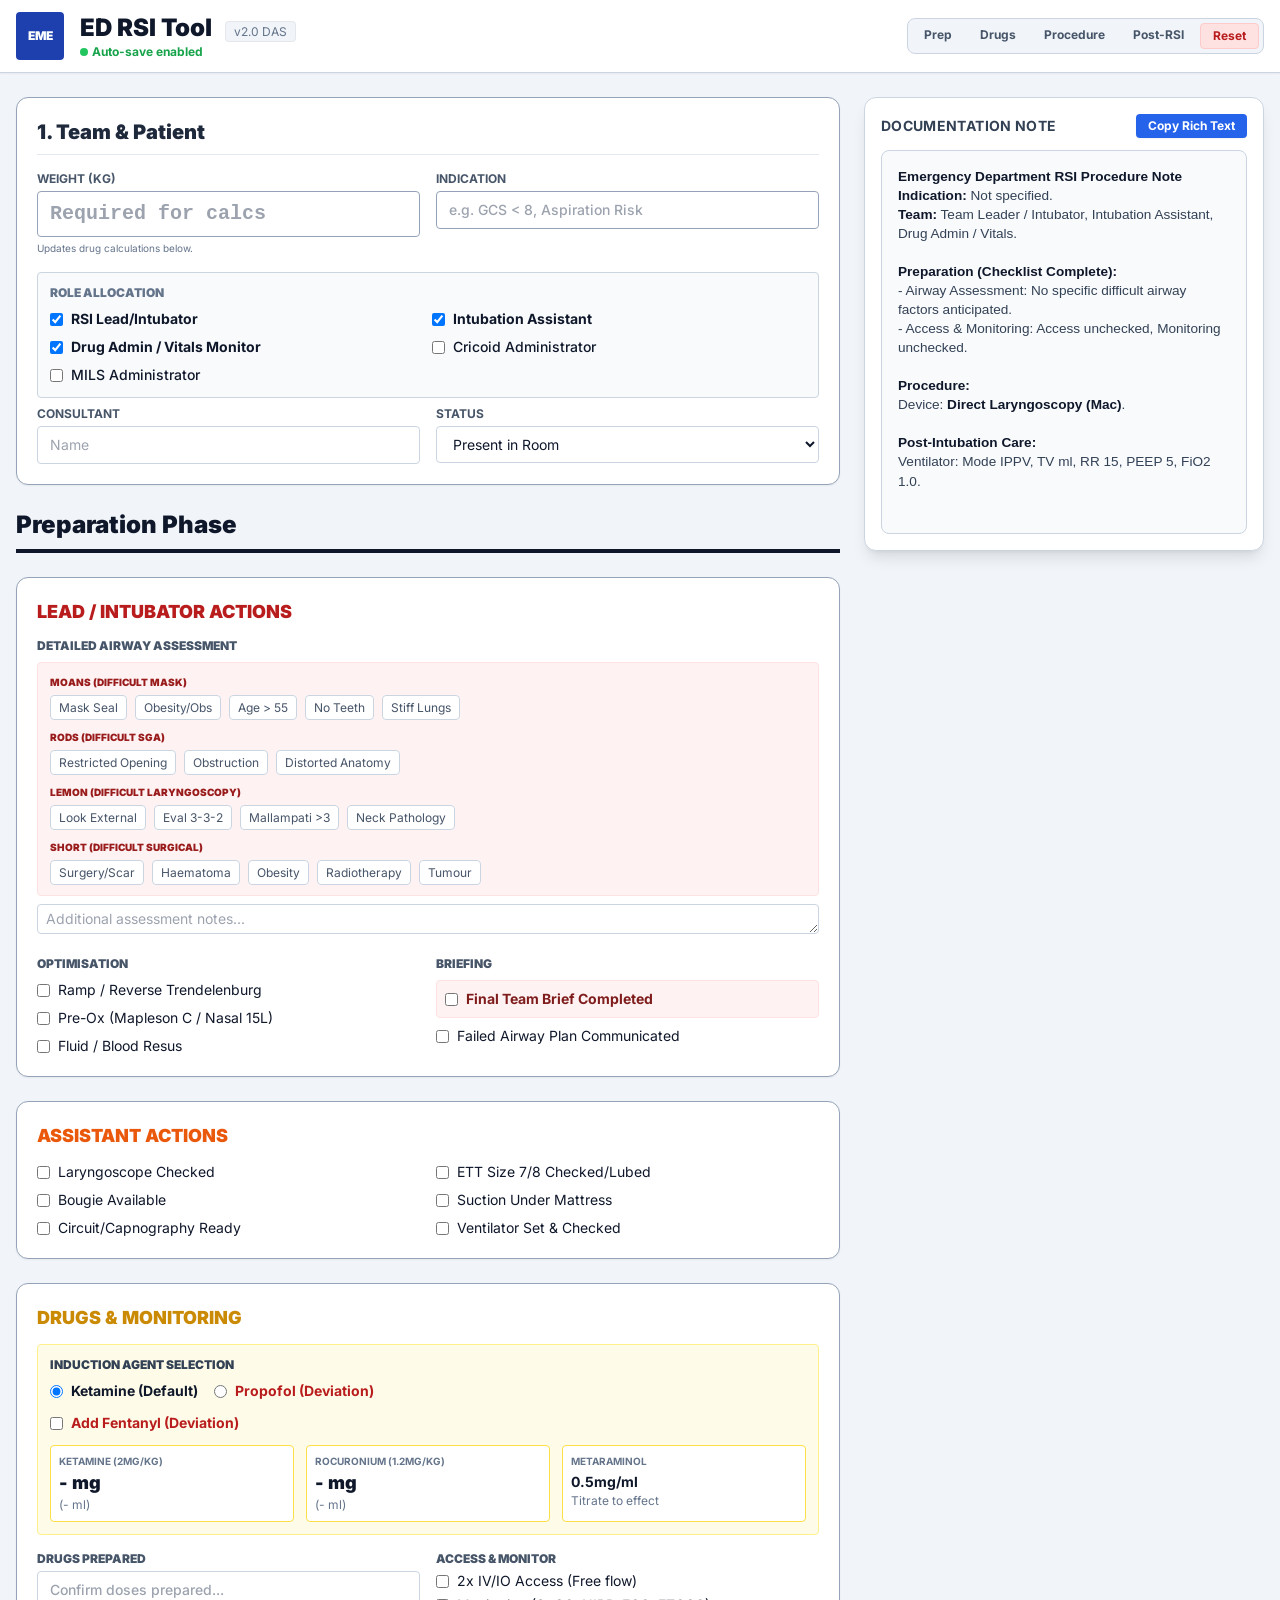
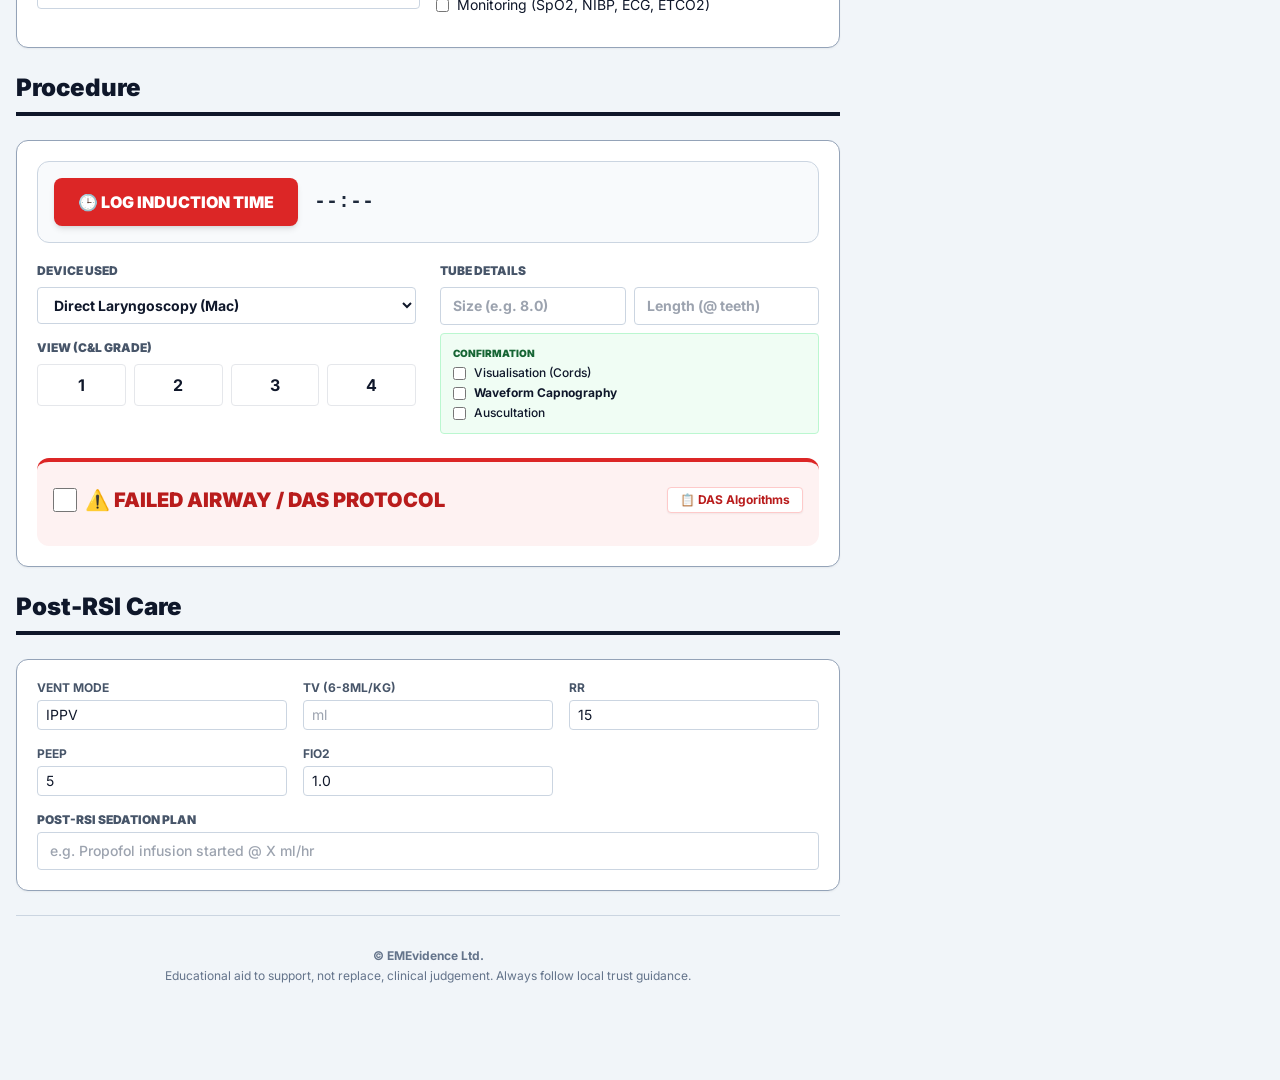
<file: rsi-standalone.html>
<!DOCTYPE html>
<html lang="en-GB">
<head>
    <meta charset="UTF-8">
    <meta name="viewport" content="width=device-width, initial-scale=1.0">
    <title>EMEvidence RSI Documentation Tool v2.0 (DAS 2025)</title>
    
    
    <style>
        body { font-family: 'Inter', sans-serif; }
        /* Custom Scrollbar */
        ::-webkit-scrollbar { width: 8px; }
        ::-webkit-scrollbar-track { background: #f1f1f1; border-radius: 4px; }
        ::-webkit-scrollbar-thumb { background: #64748b; border-radius: 4px; }
        html { scroll-behavior: smooth; }
        
        input, textarea, select { border-color: #94a3b8; outline: none; }
        input:focus, textarea:focus, select:focus { border-color: #2563eb; ring: 2px; box-shadow: 0 0 0 3px rgba(37, 99, 235, 0.2); }

        /* Rich Text Output Styles */
        .rich-output {
            font-family: 'Segoe UI', Tahoma, Geneva, Verdana, sans-serif;
            font-size: 0.85rem;
            line-height: 1.4;
            color: #334155;
            background-color: #f8fafc;
            border: 1px solid #cbd5e1;
            border-radius: 0.5rem;
            padding: 1rem;
            min-height: 24rem;
            overflow-y: auto;
            white-space: pre-wrap; 
        }
        .rich-output strong { font-weight: 800; color: #0f172a; }
        .rich-output u { text-decoration: underline; }

        /* Buttons */
        .std-btn { transition: all 0.1s; border-color: #cbd5e1; background-color: #f8fafc; color: #334155; }
        .std-btn:hover { background-color: #e2e8f0; }
        .std-btn.active { background-color: #2563eb; color: white; border-color: #1d4ed8; font-weight: 800; }

        .toggle-chk:checked + div { background-color: #10b981; color: white; border-color: #059669; }
        .toggle-chk-red:checked + div { background-color: #dc2626; color: white; border-color: #b91c1c; }
        
        /* Time Button */
        .time-btn {
            font-size: 0.75rem;
            padding: 4px 8px;
            border-radius: 4px;
            background: #e2e8f0;
            color: #475569;
            border: 1px solid #cbd5e1;
            cursor: pointer;
            margin-left: 4px;
            display: inline-flex;
            align-items: center;
            gap: 2px;
            transition: all 0.2s;
            font-weight: bold;
        }
        .time-btn:hover { background: #cbd5e1; }
        .time-btn.recorded { background: #dcfce7; color: #166534; border-color: #86efac; font-weight: 800; }

        /* Card Styles matching PDF */
        .card-red { border-left: 8px solid #dc2626; }
        .card-orange { border-left: 8px solid #f97316; }
        .card-yellow { border-left: 8px solid #eab308; }
        .card-blue { border-left: 8px solid #2563eb; }

        /* Custom Checkbox for Airway Grid */
        .airway-chk:checked + span {
            background-color: #fee2e2;
            color: #991b1b;
            border-color: #fca5a5;
            font-weight: bold;
        }

    </style>
<style>

@font-face {font-family:'Inter';font-style:normal;font-weight:400 900;font-display:swap;
  src:url('[data-uri]') format('woff2');
  unicode-range:U+0100-02BA,U+02BD-02C5,U+02C7-02CC,U+02CE-02D7,U+02DD-02FF,U+0304,U+0308,U+0329,U+1D00-1DBF,U+1E00-1E9F,U+1EF2-1EFF,U+2020,U+20A0-20AB,U+20AD-20C0,U+2113,U+2C60-2C7F,U+A720-A7FF;}
@font-face {font-family:'Inter';font-style:normal;font-weight:400 900;font-display:swap;
  src:url('[data-uri]') format('woff2');
  unicode-range:U+0000-00FF,U+0131,U+0152-0153,U+02BB-02BC,U+02C6,U+02DA,U+02DC,U+0304,U+0308,U+0329,U+2000-206F,U+20AC,U+2122,U+2191,U+2193,U+2212,U+2215,U+FEFF,U+FFFD;}

*,:after,:before{--tw-border-spacing-x:0;--tw-border-spacing-y:0;--tw-translate-x:0;--tw-translate-y:0;--tw-rotate:0;--tw-skew-x:0;--tw-skew-y:0;--tw-scale-x:1;--tw-scale-y:1;--tw-pan-x: ;--tw-pan-y: ;--tw-pinch-zoom: ;--tw-scroll-snap-strictness:proximity;--tw-gradient-from-position: ;--tw-gradient-via-position: ;--tw-gradient-to-position: ;--tw-ordinal: ;--tw-slashed-zero: ;--tw-numeric-figure: ;--tw-numeric-spacing: ;--tw-numeric-fraction: ;--tw-ring-inset: ;--tw-ring-offset-width:0px;--tw-ring-offset-color:#fff;--tw-ring-color:rgba(59,130,246,.5);--tw-ring-offset-shadow:0 0 #0000;--tw-ring-shadow:0 0 #0000;--tw-shadow:0 0 #0000;--tw-shadow-colored:0 0 #0000;--tw-blur: ;--tw-brightness: ;--tw-contrast: ;--tw-grayscale: ;--tw-hue-rotate: ;--tw-invert: ;--tw-saturate: ;--tw-sepia: ;--tw-drop-shadow: ;--tw-backdrop-blur: ;--tw-backdrop-brightness: ;--tw-backdrop-contrast: ;--tw-backdrop-grayscale: ;--tw-backdrop-hue-rotate: ;--tw-backdrop-invert: ;--tw-backdrop-opacity: ;--tw-backdrop-saturate: ;--tw-backdrop-sepia: ;--tw-contain-size: ;--tw-contain-layout: ;--tw-contain-paint: ;--tw-contain-style: }::backdrop{--tw-border-spacing-x:0;--tw-border-spacing-y:0;--tw-translate-x:0;--tw-translate-y:0;--tw-rotate:0;--tw-skew-x:0;--tw-skew-y:0;--tw-scale-x:1;--tw-scale-y:1;--tw-pan-x: ;--tw-pan-y: ;--tw-pinch-zoom: ;--tw-scroll-snap-strictness:proximity;--tw-gradient-from-position: ;--tw-gradient-via-position: ;--tw-gradient-to-position: ;--tw-ordinal: ;--tw-slashed-zero: ;--tw-numeric-figure: ;--tw-numeric-spacing: ;--tw-numeric-fraction: ;--tw-ring-inset: ;--tw-ring-offset-width:0px;--tw-ring-offset-color:#fff;--tw-ring-color:rgba(59,130,246,.5);--tw-ring-offset-shadow:0 0 #0000;--tw-ring-shadow:0 0 #0000;--tw-shadow:0 0 #0000;--tw-shadow-colored:0 0 #0000;--tw-blur: ;--tw-brightness: ;--tw-contrast: ;--tw-grayscale: ;--tw-hue-rotate: ;--tw-invert: ;--tw-saturate: ;--tw-sepia: ;--tw-drop-shadow: ;--tw-backdrop-blur: ;--tw-backdrop-brightness: ;--tw-backdrop-contrast: ;--tw-backdrop-grayscale: ;--tw-backdrop-hue-rotate: ;--tw-backdrop-invert: ;--tw-backdrop-opacity: ;--tw-backdrop-saturate: ;--tw-backdrop-sepia: ;--tw-contain-size: ;--tw-contain-layout: ;--tw-contain-paint: ;--tw-contain-style: }/*! tailwindcss v3.4.19 | MIT License | https://tailwindcss.com*/*,:after,:before{box-sizing:border-box;border:0 solid #e5e7eb}:after,:before{--tw-content:""}:host,html{line-height:1.5;-webkit-text-size-adjust:100%;-moz-tab-size:4;-o-tab-size:4;tab-size:4;font-family:ui-sans-serif,system-ui,sans-serif,Apple Color Emoji,Segoe UI Emoji,Segoe UI Symbol,Noto Color Emoji;font-feature-settings:normal;font-variation-settings:normal;-webkit-tap-highlight-color:transparent}body{margin:0;line-height:inherit}hr{height:0;color:inherit;border-top-width:1px}abbr:where([title]){-webkit-text-decoration:underline dotted;text-decoration:underline dotted}h1,h2,h3,h4,h5,h6{font-size:inherit;font-weight:inherit}a{color:inherit;text-decoration:inherit}b,strong{font-weight:bolder}code,kbd,pre,samp{font-family:ui-monospace,SFMono-Regular,Menlo,Monaco,Consolas,Liberation Mono,Courier New,monospace;font-feature-settings:normal;font-variation-settings:normal;font-size:1em}small{font-size:80%}sub,sup{font-size:75%;line-height:0;position:relative;vertical-align:baseline}sub{bottom:-.25em}sup{top:-.5em}table{text-indent:0;border-color:inherit;border-collapse:collapse}button,input,optgroup,select,textarea{font-family:inherit;font-feature-settings:inherit;font-variation-settings:inherit;font-size:100%;font-weight:inherit;line-height:inherit;letter-spacing:inherit;color:inherit;margin:0;padding:0}button,select{text-transform:none}button,input:where([type=button]),input:where([type=reset]),input:where([type=submit]){-webkit-appearance:button;background-color:transparent;background-image:none}:-moz-focusring{outline:auto}:-moz-ui-invalid{box-shadow:none}progress{vertical-align:baseline}::-webkit-inner-spin-button,::-webkit-outer-spin-button{height:auto}[type=search]{-webkit-appearance:textfield;outline-offset:-2px}::-webkit-search-decoration{-webkit-appearance:none}::-webkit-file-upload-button{-webkit-appearance:button;font:inherit}summary{display:list-item}blockquote,dd,dl,figure,h1,h2,h3,h4,h5,h6,hr,p,pre{margin:0}fieldset{margin:0}fieldset,legend{padding:0}menu,ol,ul{list-style:none;margin:0;padding:0}dialog{padding:0}textarea{resize:vertical}input::-moz-placeholder,textarea::-moz-placeholder{opacity:1;color:#9ca3af}input::placeholder,textarea::placeholder{opacity:1;color:#9ca3af}[role=button],button{cursor:pointer}:disabled{cursor:default}audio,canvas,embed,iframe,img,object,svg,video{display:block;vertical-align:middle}img,video{max-width:100%;height:auto}[hidden]:where(:not([hidden=until-found])){display:none}.container{width:100%}@media (min-width:640px){.container{max-width:640px}}@media (min-width:768px){.container{max-width:768px}}@media (min-width:1024px){.container{max-width:1024px}}@media (min-width:1280px){.container{max-width:1280px}}@media (min-width:1536px){.container{max-width:1536px}}.sr-only{position:absolute;width:1px;height:1px;padding:0;margin:-1px;overflow:hidden;clip:rect(0,0,0,0);white-space:nowrap;border-width:0}.relative{position:relative}.sticky{position:sticky}.top-0{top:0}.top-24{top:6rem}.z-50{z-index:50}.mx-auto{margin-left:auto;margin-right:auto}.mb-1{margin-bottom:.25rem}.mb-2{margin-bottom:.5rem}.mb-3{margin-bottom:.75rem}.mb-4{margin-bottom:1rem}.mb-5{margin-bottom:1.25rem}.mb-6{margin-bottom:1.5rem}.ml-2{margin-left:.5rem}.mt-1{margin-top:.25rem}.mt-2{margin-top:.5rem}.mt-3{margin-top:.75rem}.mt-6{margin-top:1.5rem}.mt-8{margin-top:2rem}.block{display:block}.flex{display:flex}.grid{display:grid}.hidden{display:none}.h-12{height:3rem}.h-2{height:.5rem}.h-5{height:1.25rem}.h-6{height:1.5rem}.h-auto{height:auto}.w-1\/2{width:50%}.w-12{width:3rem}.w-2{width:.5rem}.w-5{width:1.25rem}.w-6{width:1.5rem}.w-full{width:100%}.flex-1{flex:1 1 0%}@keyframes pulse{50%{opacity:.5}}.animate-pulse{animation:pulse 2s cubic-bezier(.4,0,.6,1) infinite}.cursor-not-allowed{cursor:not-allowed}.cursor-pointer{cursor:pointer}.grid-cols-1{grid-template-columns:repeat(1,minmax(0,1fr))}.grid-cols-2{grid-template-columns:repeat(2,minmax(0,1fr))}.flex-col{flex-direction:column}.flex-wrap{flex-wrap:wrap}.items-center{align-items:center}.justify-center{justify-content:center}.justify-between{justify-content:space-between}.gap-1{gap:.25rem}.gap-2{gap:.5rem}.gap-3{gap:.75rem}.gap-4{gap:1rem}.gap-6{gap:1.5rem}.gap-x-4{-moz-column-gap:1rem;column-gap:1rem}.gap-y-2{row-gap:.5rem}.space-x-1>:not([hidden])~:not([hidden]){--tw-space-x-reverse:0;margin-right:calc(.25rem*var(--tw-space-x-reverse));margin-left:calc(.25rem*(1 - var(--tw-space-x-reverse)))}.space-x-2>:not([hidden])~:not([hidden]){--tw-space-x-reverse:0;margin-right:calc(.5rem*var(--tw-space-x-reverse));margin-left:calc(.5rem*(1 - var(--tw-space-x-reverse)))}.space-y-1>:not([hidden])~:not([hidden]){--tw-space-y-reverse:0;margin-top:calc(.25rem*(1 - var(--tw-space-y-reverse)));margin-bottom:calc(.25rem*var(--tw-space-y-reverse))}.space-y-2>:not([hidden])~:not([hidden]){--tw-space-y-reverse:0;margin-top:calc(.5rem*(1 - var(--tw-space-y-reverse)));margin-bottom:calc(.5rem*var(--tw-space-y-reverse))}.space-y-3>:not([hidden])~:not([hidden]){--tw-space-y-reverse:0;margin-top:calc(.75rem*(1 - var(--tw-space-y-reverse)));margin-bottom:calc(.75rem*var(--tw-space-y-reverse))}.space-y-4>:not([hidden])~:not([hidden]){--tw-space-y-reverse:0;margin-top:calc(1rem*(1 - var(--tw-space-y-reverse)));margin-bottom:calc(1rem*var(--tw-space-y-reverse))}.space-y-6>:not([hidden])~:not([hidden]){--tw-space-y-reverse:0;margin-top:calc(1.5rem*(1 - var(--tw-space-y-reverse)));margin-bottom:calc(1.5rem*var(--tw-space-y-reverse))}.rounded{border-radius:.25rem}.rounded-full{border-radius:9999px}.rounded-lg{border-radius:.5rem}.rounded-xl{border-radius:.75rem}.border{border-width:1px}.border-b{border-bottom-width:1px}.border-b-2{border-bottom-width:2px}.border-b-4{border-bottom-width:4px}.border-l-4{border-left-width:4px}.border-l-8{border-left-width:8px}.border-t{border-top-width:1px}.border-t-4{border-top-width:4px}.border-green-200{--tw-border-opacity:1;border-color:rgb(187 247 208/var(--tw-border-opacity,1))}.border-orange-100{--tw-border-opacity:1;border-color:rgb(255 237 213/var(--tw-border-opacity,1))}.border-orange-500{--tw-border-opacity:1;border-color:rgb(249 115 22/var(--tw-border-opacity,1))}.border-purple-200{--tw-border-opacity:1;border-color:rgb(233 213 255/var(--tw-border-opacity,1))}.border-purple-600{--tw-border-opacity:1;border-color:rgb(147 51 234/var(--tw-border-opacity,1))}.border-red-100{--tw-border-opacity:1;border-color:rgb(254 226 226/var(--tw-border-opacity,1))}.border-red-200{--tw-border-opacity:1;border-color:rgb(254 202 202/var(--tw-border-opacity,1))}.border-red-300{--tw-border-opacity:1;border-color:rgb(252 165 165/var(--tw-border-opacity,1))}.border-red-500{--tw-border-opacity:1;border-color:rgb(239 68 68/var(--tw-border-opacity,1))}.border-red-600{--tw-border-opacity:1;border-color:rgb(220 38 38/var(--tw-border-opacity,1))}.border-slate-200{--tw-border-opacity:1;border-color:rgb(226 232 240/var(--tw-border-opacity,1))}.border-slate-300{--tw-border-opacity:1;border-color:rgb(203 213 225/var(--tw-border-opacity,1))}.border-slate-400{--tw-border-opacity:1;border-color:rgb(148 163 184/var(--tw-border-opacity,1))}.border-slate-900{--tw-border-opacity:1;border-color:rgb(15 23 42/var(--tw-border-opacity,1))}.border-yellow-100{--tw-border-opacity:1;border-color:rgb(254 249 195/var(--tw-border-opacity,1))}.border-yellow-200{--tw-border-opacity:1;border-color:rgb(254 240 138/var(--tw-border-opacity,1))}.border-yellow-300{--tw-border-opacity:1;border-color:rgb(253 224 71/var(--tw-border-opacity,1))}.border-yellow-500{--tw-border-opacity:1;border-color:rgb(234 179 8/var(--tw-border-opacity,1))}.bg-blue-600{--tw-bg-opacity:1;background-color:rgb(37 99 235/var(--tw-bg-opacity,1))}.bg-blue-800{--tw-bg-opacity:1;background-color:rgb(30 64 175/var(--tw-bg-opacity,1))}.bg-green-50{--tw-bg-opacity:1;background-color:rgb(240 253 244/var(--tw-bg-opacity,1))}.bg-green-500{--tw-bg-opacity:1;background-color:rgb(34 197 94/var(--tw-bg-opacity,1))}.bg-green-600{--tw-bg-opacity:1;background-color:rgb(22 163 74/var(--tw-bg-opacity,1))}.bg-purple-50{--tw-bg-opacity:1;background-color:rgb(250 245 255/var(--tw-bg-opacity,1))}.bg-red-100{--tw-bg-opacity:1;background-color:rgb(254 226 226/var(--tw-bg-opacity,1))}.bg-red-50{--tw-bg-opacity:1;background-color:rgb(254 242 242/var(--tw-bg-opacity,1))}.bg-red-600{--tw-bg-opacity:1;background-color:rgb(220 38 38/var(--tw-bg-opacity,1))}.bg-slate-100{--tw-bg-opacity:1;background-color:rgb(241 245 249/var(--tw-bg-opacity,1))}.bg-slate-50{--tw-bg-opacity:1;background-color:rgb(248 250 252/var(--tw-bg-opacity,1))}.bg-white{--tw-bg-opacity:1;background-color:rgb(255 255 255/var(--tw-bg-opacity,1))}.bg-yellow-50{--tw-bg-opacity:1;background-color:rgb(254 252 232/var(--tw-bg-opacity,1))}.p-1{padding:.25rem}.p-2{padding:.5rem}.p-3{padding:.75rem}.p-4{padding:1rem}.p-5{padding:1.25rem}.px-2{padding-left:.5rem;padding-right:.5rem}.px-3{padding-left:.75rem;padding-right:.75rem}.px-4{padding-left:1rem;padding-right:1rem}.px-6{padding-left:1.5rem;padding-right:1.5rem}.py-0\.5{padding-top:.125rem;padding-bottom:.125rem}.py-1{padding-top:.25rem;padding-bottom:.25rem}.py-2{padding-top:.5rem;padding-bottom:.5rem}.py-3{padding-top:.75rem;padding-bottom:.75rem}.py-6{padding-top:1.5rem;padding-bottom:1.5rem}.py-8{padding-top:2rem;padding-bottom:2rem}.pb-10{padding-bottom:2.5rem}.pb-2{padding-bottom:.5rem}.pb-4{padding-bottom:1rem}.pt-2{padding-top:.5rem}.pt-6{padding-top:1.5rem}.text-center{text-align:center}.font-mono{font-family:ui-monospace,SFMono-Regular,Menlo,Monaco,Consolas,Liberation Mono,Courier New,monospace}.text-2xl{font-size:1.5rem;line-height:2rem}.text-\[10px\]{font-size:10px}.text-lg{font-size:1.125rem;line-height:1.75rem}.text-sm{font-size:.875rem;line-height:1.25rem}.text-xl{font-size:1.25rem;line-height:1.75rem}.text-xs{font-size:.75rem;line-height:1rem}.font-black{font-weight:900}.font-bold{font-weight:700}.font-medium{font-weight:500}.font-normal{font-weight:400}.uppercase{text-transform:uppercase}.leading-tight{line-height:1.25}.tracking-wide{letter-spacing:.025em}.text-blue-600{--tw-text-opacity:1;color:rgb(37 99 235/var(--tw-text-opacity,1))}.text-green-600{--tw-text-opacity:1;color:rgb(22 163 74/var(--tw-text-opacity,1))}.text-green-800{--tw-text-opacity:1;color:rgb(22 101 52/var(--tw-text-opacity,1))}.text-orange-500{--tw-text-opacity:1;color:rgb(249 115 22/var(--tw-text-opacity,1))}.text-orange-600{--tw-text-opacity:1;color:rgb(234 88 12/var(--tw-text-opacity,1))}.text-orange-700{--tw-text-opacity:1;color:rgb(194 65 12/var(--tw-text-opacity,1))}.text-purple-600{--tw-text-opacity:1;color:rgb(147 51 234/var(--tw-text-opacity,1))}.text-purple-800{--tw-text-opacity:1;color:rgb(107 33 168/var(--tw-text-opacity,1))}.text-purple-900{--tw-text-opacity:1;color:rgb(88 28 135/var(--tw-text-opacity,1))}.text-red-500{--tw-text-opacity:1;color:rgb(239 68 68/var(--tw-text-opacity,1))}.text-red-600{--tw-text-opacity:1;color:rgb(220 38 38/var(--tw-text-opacity,1))}.text-red-700{--tw-text-opacity:1;color:rgb(185 28 28/var(--tw-text-opacity,1))}.text-red-800{--tw-text-opacity:1;color:rgb(153 27 27/var(--tw-text-opacity,1))}.text-red-900{--tw-text-opacity:1;color:rgb(127 29 29/var(--tw-text-opacity,1))}.text-slate-500{--tw-text-opacity:1;color:rgb(100 116 139/var(--tw-text-opacity,1))}.text-slate-600{--tw-text-opacity:1;color:rgb(71 85 105/var(--tw-text-opacity,1))}.text-slate-700{--tw-text-opacity:1;color:rgb(51 65 85/var(--tw-text-opacity,1))}.text-slate-800{--tw-text-opacity:1;color:rgb(30 41 59/var(--tw-text-opacity,1))}.text-slate-900{--tw-text-opacity:1;color:rgb(15 23 42/var(--tw-text-opacity,1))}.text-white{--tw-text-opacity:1;color:rgb(255 255 255/var(--tw-text-opacity,1))}.text-yellow-600{--tw-text-opacity:1;color:rgb(202 138 4/var(--tw-text-opacity,1))}.text-yellow-700{--tw-text-opacity:1;color:rgb(161 98 7/var(--tw-text-opacity,1))}.underline{text-decoration-line:underline}.antialiased{-webkit-font-smoothing:antialiased;-moz-osx-font-smoothing:grayscale}.opacity-50{opacity:.5}.shadow{--tw-shadow:0 1px 3px 0 rgba(0,0,0,.1),0 1px 2px -1px rgba(0,0,0,.1);--tw-shadow-colored:0 1px 3px 0 var(--tw-shadow-color),0 1px 2px -1px var(--tw-shadow-color)}.shadow,.shadow-lg{box-shadow:var(--tw-ring-offset-shadow,0 0 #0000),var(--tw-ring-shadow,0 0 #0000),var(--tw-shadow)}.shadow-lg{--tw-shadow:0 10px 15px -3px rgba(0,0,0,.1),0 4px 6px -4px rgba(0,0,0,.1);--tw-shadow-colored:0 10px 15px -3px var(--tw-shadow-color),0 4px 6px -4px var(--tw-shadow-color)}.shadow-md{--tw-shadow:0 4px 6px -1px rgba(0,0,0,.1),0 2px 4px -2px rgba(0,0,0,.1);--tw-shadow-colored:0 4px 6px -1px var(--tw-shadow-color),0 2px 4px -2px var(--tw-shadow-color)}.shadow-md,.shadow-sm{box-shadow:var(--tw-ring-offset-shadow,0 0 #0000),var(--tw-ring-shadow,0 0 #0000),var(--tw-shadow)}.shadow-sm{--tw-shadow:0 1px 2px 0 rgba(0,0,0,.05);--tw-shadow-colored:0 1px 2px 0 var(--tw-shadow-color)}.outline{outline-style:solid}.ring{--tw-ring-offset-shadow:var(--tw-ring-inset) 0 0 0 var(--tw-ring-offset-width) var(--tw-ring-offset-color);--tw-ring-shadow:var(--tw-ring-inset) 0 0 0 calc(3px + var(--tw-ring-offset-width)) var(--tw-ring-color);box-shadow:var(--tw-ring-offset-shadow),var(--tw-ring-shadow),var(--tw-shadow,0 0 #0000)}.ring-blue-500{--tw-ring-opacity:1;--tw-ring-color:rgb(59 130 246/var(--tw-ring-opacity,1))}.ring-offset-2{--tw-ring-offset-width:2px}.filter{filter:var(--tw-blur) var(--tw-brightness) var(--tw-contrast) var(--tw-grayscale) var(--tw-hue-rotate) var(--tw-invert) var(--tw-saturate) var(--tw-sepia) var(--tw-drop-shadow)}.transition{transition-property:color,background-color,border-color,text-decoration-color,fill,stroke,opacity,box-shadow,transform,filter,-webkit-backdrop-filter;transition-property:color,background-color,border-color,text-decoration-color,fill,stroke,opacity,box-shadow,transform,filter,backdrop-filter;transition-property:color,background-color,border-color,text-decoration-color,fill,stroke,opacity,box-shadow,transform,filter,backdrop-filter,-webkit-backdrop-filter;transition-timing-function:cubic-bezier(.4,0,.2,1);transition-duration:.15s}.hover\:bg-blue-700:hover{--tw-bg-opacity:1;background-color:rgb(29 78 216/var(--tw-bg-opacity,1))}.hover\:bg-red-100:hover{--tw-bg-opacity:1;background-color:rgb(254 226 226/var(--tw-bg-opacity,1))}.hover\:bg-red-200:hover{--tw-bg-opacity:1;background-color:rgb(254 202 202/var(--tw-bg-opacity,1))}.hover\:bg-red-700:hover{--tw-bg-opacity:1;background-color:rgb(185 28 28/var(--tw-bg-opacity,1))}.hover\:bg-white:hover{--tw-bg-opacity:1;background-color:rgb(255 255 255/var(--tw-bg-opacity,1))}.focus\:ring-2:focus{--tw-ring-offset-shadow:var(--tw-ring-inset) 0 0 0 var(--tw-ring-offset-width) var(--tw-ring-offset-color);--tw-ring-shadow:var(--tw-ring-inset) 0 0 0 calc(2px + var(--tw-ring-offset-width)) var(--tw-ring-color);box-shadow:var(--tw-ring-offset-shadow),var(--tw-ring-shadow),var(--tw-shadow,0 0 #0000)}.focus\:ring-blue-500:focus{--tw-ring-opacity:1;--tw-ring-color:rgb(59 130 246/var(--tw-ring-opacity,1))}.focus\:ring-red-500:focus{--tw-ring-opacity:1;--tw-ring-color:rgb(239 68 68/var(--tw-ring-opacity,1))}.focus\:ring-red-600:focus{--tw-ring-opacity:1;--tw-ring-color:rgb(220 38 38/var(--tw-ring-opacity,1))}.focus\:ring-yellow-500:focus{--tw-ring-opacity:1;--tw-ring-color:rgb(234 179 8/var(--tw-ring-opacity,1))}.active\:scale-95:active{--tw-scale-x:.95;--tw-scale-y:.95;transform:translate(var(--tw-translate-x),var(--tw-translate-y)) rotate(var(--tw-rotate)) skewX(var(--tw-skew-x)) skewY(var(--tw-skew-y)) scaleX(var(--tw-scale-x)) scaleY(var(--tw-scale-y))}@media (min-width:640px){.sm\:w-auto{width:auto}.sm\:grid-cols-2{grid-template-columns:repeat(2,minmax(0,1fr))}.sm\:grid-cols-3{grid-template-columns:repeat(3,minmax(0,1fr))}.sm\:flex-row{flex-direction:row}.sm\:text-left{text-align:left}}@media (min-width:768px){.md\:grid-cols-2{grid-template-columns:repeat(2,minmax(0,1fr))}.md\:text-2xl{font-size:1.5rem;line-height:2rem}}@media (min-width:1024px){.lg\:col-span-5{grid-column:span 5/span 5}.lg\:col-span-7{grid-column:span 7/span 7}.lg\:flex{display:flex}.lg\:grid-cols-12{grid-template-columns:repeat(12,minmax(0,1fr))}}@media (min-width:1280px){.xl\:col-span-4{grid-column:span 4/span 4}.xl\:col-span-8{grid-column:span 8/span 8}}

</style>
</head>
<body class="bg-slate-100 text-slate-900 antialiased pb-10">

    <header class="bg-white shadow-sm sticky top-0 z-50 border-b border-slate-300">
        <div class="container mx-auto px-4 py-3 flex justify-between items-center">
            <div class="flex items-center gap-4">
                <div class="h-12 w-12 bg-blue-800 rounded flex items-center justify-center text-white font-black text-xs">EME</div>
                <div>
                    <h1 class="text-xl md:text-2xl font-black text-slate-900 leading-tight">ED RSI Tool <span class="text-xs font-normal text-slate-500 bg-slate-100 px-2 py-0.5 rounded border ml-2">v2.0 DAS</span></h1>
                    <p class="text-xs text-green-600 font-bold flex items-center gap-1" id="saveStatus">
                        <span class="w-2 h-2 rounded-full bg-green-500 animate-pulse"></span> Auto-save enabled
                    </p>
                </div>
            </div>
            <nav class="hidden lg:flex space-x-1 bg-slate-100 p-1 rounded-lg text-xs font-bold text-slate-600 border border-slate-300">
                <a href="#sec-prep" class="px-3 py-1 hover:bg-white rounded transition">Prep</a>
                <a href="#sec-drugs" class="px-3 py-1 hover:bg-white rounded transition">Drugs</a>
                <a href="#sec-proc" class="px-3 py-1 hover:bg-white rounded transition">Procedure</a>
                <a href="#sec-post" class="px-3 py-1 hover:bg-white rounded transition">Post-RSI</a>
                <button id="resetData" class="px-3 py-1 bg-red-100 text-red-700 hover:bg-red-200 rounded transition ml-2 border border-red-200">Reset</button>
            </nav>
        </div>
    </header>

    <main class="container mx-auto px-4 py-6">
        <div class="grid grid-cols-1 lg:grid-cols-12 gap-6">
            
            <div class="lg:col-span-7 xl:col-span-8 flex flex-col space-y-6">

                <section class="bg-white p-5 rounded-xl shadow-sm border border-slate-400 card-blue">
                    <h2 class="text-xl font-black text-slate-800 mb-4 border-b border-slate-200 pb-2">1. Team & Patient</h2>
                    
                    <div class="grid grid-cols-1 md:grid-cols-2 gap-4 mb-4">
                        <div>
                            <label class="block text-xs font-bold text-slate-600 uppercase mb-1">Weight (kg)</label>
                            <input type="number" id="weight" class="w-full text-xl font-mono font-black px-3 py-2 border border-slate-400 rounded focus:ring-blue-500" placeholder="Required for calcs">
                            <p class="text-[10px] text-slate-500 mt-1">Updates drug calculations below.</p>
                        </div>
                        <div>
                            <label class="block text-xs font-bold text-slate-600 uppercase mb-1">Indication</label>
                            <input type="text" id="indication" class="w-full px-3 py-2 border border-slate-400 rounded text-sm font-medium" placeholder="e.g. GCS < 8, Aspiration Risk">
                        </div>
                    </div>

                    <div class="bg-slate-50 p-3 rounded border border-slate-300 mb-2">
                        <span class="text-xs font-black text-slate-500 uppercase block mb-2">Role Allocation</span>
                        <div class="grid grid-cols-1 sm:grid-cols-2 gap-2">
                            <label class="flex items-center space-x-2"><input type="checkbox" class="role-chk rounded text-blue-600" value="Team Leader / Intubator" checked><span class="text-sm font-bold">RSI Lead/Intubator</span></label>
                            <label class="flex items-center space-x-2"><input type="checkbox" class="role-chk rounded text-blue-600" value="Intubation Assistant" checked><span class="text-sm font-bold">Intubation Assistant</span></label>
                            <label class="flex items-center space-x-2"><input type="checkbox" class="role-chk rounded text-blue-600" value="Drug Admin / Vitals" checked><span class="text-sm font-bold">Drug Admin / Vitals Monitor</span></label>
                            <label class="flex items-center space-x-2"><input type="checkbox" class="role-chk rounded text-blue-600" value="Cricoid Admin"><span class="text-sm font-medium">Cricoid Administrator</span></label>
                            <label class="flex items-center space-x-2"><input type="checkbox" class="role-chk rounded text-blue-600" value="MILS Admin"><span class="text-sm font-medium">MILS Administrator</span></label>
                        </div>
                    </div>

                    <div class="grid grid-cols-1 md:grid-cols-2 gap-4">
                         <div>
                            <label class="block text-xs font-bold text-slate-600 uppercase mb-1">Consultant</label>
                            <input type="text" id="consultant_name" class="w-full px-3 py-2 border border-slate-300 rounded text-sm" placeholder="Name">
                         </div>
                         <div>
                            <label class="block text-xs font-bold text-slate-600 uppercase mb-1">Status</label>
                            <select id="consultant_status" class="w-full px-3 py-2 border border-slate-300 rounded text-sm bg-white">
                                <option value="Present">Present in Room</option>
                                <option value="Aware">Aware / Fast Bleep</option>
                            </select>
                         </div>
                    </div>
                </section>

                <div id="sec-prep"><h2 class="text-2xl font-black text-slate-900 border-b-4 border-slate-900 pb-2">Preparation Phase</h2></div>

                <section class="bg-white p-5 rounded-xl shadow-sm border border-slate-400 card-red">
                    <h3 class="text-lg font-black text-red-700 mb-3 uppercase">Lead / Intubator Actions</h3>
                    
                    <div class="mb-4">
                        <span class="text-xs font-black text-slate-600 uppercase block mb-2">Detailed Airway Assessment</span>
                        <div class="space-y-3 bg-red-50 p-3 rounded border border-red-100">
                            
                            <div>
                                <span class="text-[10px] font-black text-red-800 uppercase block mb-1">MOANS (Difficult Mask)</span>
                                <div class="flex flex-wrap gap-2">
                                    <label class="cursor-pointer"><input type="checkbox" class="hidden airway-chk" value="Mask Seal"><span class="px-2 py-1 bg-white border border-slate-300 rounded text-xs text-slate-600 transition">Mask Seal</span></label>
                                    <label class="cursor-pointer"><input type="checkbox" class="hidden airway-chk" value="Obesity/Obstruction"><span class="px-2 py-1 bg-white border border-slate-300 rounded text-xs text-slate-600 transition">Obesity/Obs</span></label>
                                    <label class="cursor-pointer"><input type="checkbox" class="hidden airway-chk" value="Age > 55"><span class="px-2 py-1 bg-white border border-slate-300 rounded text-xs text-slate-600 transition">Age > 55</span></label>
                                    <label class="cursor-pointer"><input type="checkbox" class="hidden airway-chk" value="No Teeth"><span class="px-2 py-1 bg-white border border-slate-300 rounded text-xs text-slate-600 transition">No Teeth</span></label>
                                    <label class="cursor-pointer"><input type="checkbox" class="hidden airway-chk" value="Stiff Lungs"><span class="px-2 py-1 bg-white border border-slate-300 rounded text-xs text-slate-600 transition">Stiff Lungs</span></label>
                                </div>
                            </div>

                            <div>
                                <span class="text-[10px] font-black text-red-800 uppercase block mb-1">RODS (Difficult SGA)</span>
                                <div class="flex flex-wrap gap-2">
                                    <label class="cursor-pointer"><input type="checkbox" class="hidden airway-chk" value="Restricted Opening"><span class="px-2 py-1 bg-white border border-slate-300 rounded text-xs text-slate-600 transition">Restricted Opening</span></label>
                                    <label class="cursor-pointer"><input type="checkbox" class="hidden airway-chk" value="Obstruction"><span class="px-2 py-1 bg-white border border-slate-300 rounded text-xs text-slate-600 transition">Obstruction</span></label>
                                    <label class="cursor-pointer"><input type="checkbox" class="hidden airway-chk" value="Distorted Anatomy"><span class="px-2 py-1 bg-white border border-slate-300 rounded text-xs text-slate-600 transition">Distorted Anatomy</span></label>
                                </div>
                            </div>

                            <div>
                                <span class="text-[10px] font-black text-red-800 uppercase block mb-1">LEMON (Difficult Laryngoscopy)</span>
                                <div class="flex flex-wrap gap-2">
                                    <label class="cursor-pointer"><input type="checkbox" class="hidden airway-chk" value="Look Externally"><span class="px-2 py-1 bg-white border border-slate-300 rounded text-xs text-slate-600 transition">Look External</span></label>
                                    <label class="cursor-pointer"><input type="checkbox" class="hidden airway-chk" value="Evaluate 3-3-2"><span class="px-2 py-1 bg-white border border-slate-300 rounded text-xs text-slate-600 transition">Eval 3-3-2</span></label>
                                    <label class="cursor-pointer"><input type="checkbox" class="hidden airway-chk" value="Mallampati > 3"><span class="px-2 py-1 bg-white border border-slate-300 rounded text-xs text-slate-600 transition">Mallampati >3</span></label>
                                    <label class="cursor-pointer"><input type="checkbox" class="hidden airway-chk" value="Neck Pathology"><span class="px-2 py-1 bg-white border border-slate-300 rounded text-xs text-slate-600 transition">Neck Pathology</span></label>
                                </div>
                            </div>

                            <div>
                                <span class="text-[10px] font-black text-red-800 uppercase block mb-1">SHORT (Difficult Surgical)</span>
                                <div class="flex flex-wrap gap-2">
                                    <label class="cursor-pointer"><input type="checkbox" class="hidden airway-chk" value="Surgery/Scarring"><span class="px-2 py-1 bg-white border border-slate-300 rounded text-xs text-slate-600 transition">Surgery/Scar</span></label>
                                    <label class="cursor-pointer"><input type="checkbox" class="hidden airway-chk" value="Haematoma"><span class="px-2 py-1 bg-white border border-slate-300 rounded text-xs text-slate-600 transition">Haematoma</span></label>
                                    <label class="cursor-pointer"><input type="checkbox" class="hidden airway-chk" value="Obesity (Neck)"><span class="px-2 py-1 bg-white border border-slate-300 rounded text-xs text-slate-600 transition">Obesity</span></label>
                                    <label class="cursor-pointer"><input type="checkbox" class="hidden airway-chk" value="Radiotherapy"><span class="px-2 py-1 bg-white border border-slate-300 rounded text-xs text-slate-600 transition">Radiotherapy</span></label>
                                    <label class="cursor-pointer"><input type="checkbox" class="hidden airway-chk" value="Tumour"><span class="px-2 py-1 bg-white border border-slate-300 rounded text-xs text-slate-600 transition">Tumour</span></label>
                                </div>
                            </div>
                        </div>
                        <textarea id="assessment_notes" rows="1" class="w-full mt-2 px-2 py-1 border border-slate-300 rounded text-sm" placeholder="Additional assessment notes..."></textarea>
                    </div>

                    <div class="grid grid-cols-1 sm:grid-cols-2 gap-4">
                        <div class="space-y-2">
                            <span class="text-xs font-black text-slate-600 uppercase block">Optimisation</span>
                            <label class="flex items-center space-x-2"><input type="checkbox" id="opt_pos" class="rounded text-red-600"><span class="text-sm">Ramp / Reverse Trendelenburg</span></label>
                            <label class="flex items-center space-x-2"><input type="checkbox" id="opt_preox" class="rounded text-red-600"><span class="text-sm">Pre-Ox (Mapleson C / Nasal 15L)</span></label>
                            <label class="flex items-center space-x-2"><input type="checkbox" id="opt_fluids" class="rounded text-red-600"><span class="text-sm">Fluid / Blood Resus</span></label>
                        </div>
                        <div class="space-y-2">
                             <span class="text-xs font-black text-slate-600 uppercase block">Briefing</span>
                             <label class="flex items-center space-x-2 bg-red-50 p-2 rounded border border-red-100"><input type="checkbox" id="brief_complete" class="rounded text-red-600"><span class="text-sm font-bold text-red-900">Final Team Brief Completed</span></label>
                             <label class="flex items-center space-x-2"><input type="checkbox" id="brief_plan" class="rounded text-red-600"><span class="text-sm">Failed Airway Plan Communicated</span></label>
                        </div>
                    </div>
                </section>

                <section class="bg-white p-5 rounded-xl shadow-sm border border-slate-400 card-orange">
                    <h3 class="text-lg font-black text-orange-600 mb-3 uppercase">Assistant Actions</h3>
                    <div class="grid grid-cols-2 gap-y-2 gap-x-4">
                        <label class="flex items-center space-x-2"><input type="checkbox" id="kit_laryngo" class="rounded text-orange-500"><span class="text-sm">Laryngoscope Checked</span></label>
                        <label class="flex items-center space-x-2"><input type="checkbox" id="kit_ett" class="rounded text-orange-500"><span class="text-sm">ETT Size 7/8 Checked/Lubed</span></label>
                        <label class="flex items-center space-x-2"><input type="checkbox" id="kit_bougie" class="rounded text-orange-500"><span class="text-sm">Bougie Available</span></label>
                        <label class="flex items-center space-x-2"><input type="checkbox" id="kit_suction" class="rounded text-orange-500"><span class="text-sm">Suction Under Mattress</span></label>
                        <label class="flex items-center space-x-2"><input type="checkbox" id="kit_circuit" class="rounded text-orange-500"><span class="text-sm">Circuit/Capnography Ready</span></label>
                        <label class="flex items-center space-x-2"><input type="checkbox" id="kit_vent" class="rounded text-orange-500"><span class="text-sm">Ventilator Set & Checked</span></label>
                    </div>
                </section>

                <section id="sec-drugs" class="bg-white p-5 rounded-xl shadow-sm border border-slate-400 card-yellow">
                    <h3 class="text-lg font-black text-yellow-600 mb-3 uppercase">Drugs & Monitoring</h3>
                    
                    <div class="bg-yellow-50 p-3 rounded border border-yellow-200 mb-4">
                        <div class="flex justify-between items-center mb-2">
                             <span class="text-xs font-black text-slate-700 uppercase">Induction Agent Selection</span>
                        </div>
                        
                        <div class="flex gap-4 mb-3">
                            <label class="flex items-center space-x-2 cursor-pointer">
                                <input type="radio" name="induction_agent" value="Ketamine" checked class="text-yellow-600 focus:ring-yellow-500">
                                <span class="font-bold text-sm">Ketamine (Default)</span>
                            </label>
                            <label class="flex items-center space-x-2 cursor-pointer">
                                <input type="radio" name="induction_agent" value="Propofol" class="text-red-600 focus:ring-red-500">
                                <span class="font-bold text-sm text-red-700">Propofol (Deviation)</span>
                            </label>
                        </div>
                        
                        <div class="mb-3">
                            <label class="flex items-center space-x-2 cursor-pointer">
                                <input type="checkbox" id="use_fentanyl" class="text-red-600 focus:ring-red-500 rounded">
                                <span class="font-bold text-sm text-red-700">Add Fentanyl (Deviation)</span>
                            </label>
                        </div>

                        <div id="deviation_box" class="hidden bg-red-100 border-l-4 border-red-600 p-3 mb-3">
                            <p class="text-xs font-black text-red-800 uppercase mb-1">⚠️ Guideline Deviation Required</p>
                            <p class="text-xs text-red-700 mb-2">You are using non-standard drugs (Propofol/Fentanyl). Please justify.</p>
                            <input type="text" id="deviation_reason" class="w-full px-2 py-1 border border-red-300 rounded text-sm" placeholder="Reason (e.g. HTN, high ICP, allergy)...">
                        </div>

                        <div class="grid grid-cols-1 sm:grid-cols-3 gap-3">
                            <div class="bg-white p-2 rounded border border-yellow-300">
                                <span class="block text-[10px] text-slate-500 font-bold uppercase" id="lbl_agent">Ketamine (2mg/kg)</span>
                                <span id="calc_agent" class="text-lg font-black text-slate-900">- mg</span>
                                <span id="vol_agent" class="text-xs text-slate-500 block">(- ml)</span>
                            </div>
                            <div class="bg-white p-2 rounded border border-yellow-300">
                                <span class="block text-[10px] text-slate-500 font-bold uppercase">Rocuronium (1.2mg/kg)</span>
                                <span id="calc_roc" class="text-lg font-black text-slate-900">- mg</span>
                                <span id="vol_roc" class="text-xs text-slate-500 block">(- ml @ 10mg/ml)</span>
                            </div>
                            <div class="bg-white p-2 rounded border border-yellow-300">
                                <span class="block text-[10px] text-slate-500 font-bold uppercase">Metaraminol</span>
                                <span class="text-sm font-bold text-slate-900">0.5mg/ml</span>
                                <span class="text-xs text-slate-500 block">Titrate to effect</span>
                            </div>
                        </div>
                    </div>

                    <div class="grid grid-cols-1 sm:grid-cols-2 gap-4 mb-3">
                         <div>
                             <span class="text-xs font-black text-slate-600 uppercase block mb-1">Drugs Prepared</span>
                             <input type="text" id="drugs_given" class="w-full px-3 py-2 border border-slate-300 rounded text-sm font-medium" placeholder="Confirm doses prepared...">
                         </div>
                         <div>
                            <span class="text-xs font-black text-slate-600 uppercase block mb-1">Access & Monitor</span>
                            <div class="space-y-1">
                                <label class="flex items-center space-x-2"><input type="checkbox" id="mon_iv" class="rounded text-yellow-600"><span class="text-sm">2x IV/IO Access (Free flow)</span></label>
                                <label class="flex items-center space-x-2"><input type="checkbox" id="mon_obs" class="rounded text-yellow-600"><span class="text-sm">Monitoring (SpO2, NIBP, ECG, ETCO2)</span></label>
                            </div>
                        </div>
                    </div>
                </section>

                <div id="sec-proc"><h2 class="text-2xl font-black text-slate-900 border-b-4 border-slate-900 pb-2">Procedure</h2></div>

                <section class="bg-white p-5 rounded-xl shadow-sm border border-slate-400">
                    
                    <div class="mb-5 flex flex-col sm:flex-row gap-4 items-center bg-slate-50 p-4 rounded-xl border border-slate-300">
                        <button id="btn-induction-time" class="w-full sm:w-auto py-3 px-6 bg-red-600 hover:bg-red-700 text-white font-black rounded-lg shadow-md active:scale-95 transition">
                            🕒 LOG INDUCTION TIME
                        </button>
                        <div class="flex-1 text-center sm:text-left">
                            <span id="display_induction_time" class="text-xl font-mono font-bold text-slate-800">--:--</span>
                        </div>
                    </div>

                    <div class="grid grid-cols-1 md:grid-cols-2 gap-6 mb-5">
                        <div class="space-y-4">
                            <div>
                                <span class="text-xs font-black text-slate-600 uppercase block mb-2">Device Used</span>
                                <select id="device_type" class="w-full px-3 py-2 border border-slate-300 rounded text-sm font-bold bg-white">
                                    <option value="Direct Laryngoscopy (Mac)">Direct Laryngoscopy (Mac)</option>
                                    <option value="Video - Standard Geometry">Video - Standard Geometry</option>
                                    <option value="Video - Hyperangulated">Video - Hyperangulated</option>
                                </select>
                            </div>
                            <div>
                                <span class="text-xs font-black text-slate-600 uppercase block mb-2">View (C&L Grade)</span>
                                <div class="flex gap-2">
                                    <label class="cursor-pointer flex-1"><input type="radio" name="cl_grade" value="1" class="sr-only toggle-chk"><div class="text-center py-2 border rounded font-bold transition">1</div></label>
                                    <label class="cursor-pointer flex-1"><input type="radio" name="cl_grade" value="2" class="sr-only toggle-chk"><div class="text-center py-2 border rounded font-bold transition">2</div></label>
                                    <label class="cursor-pointer flex-1"><input type="radio" name="cl_grade" value="3" class="sr-only toggle-chk"><div class="text-center py-2 border rounded font-bold transition">3</div></label>
                                    <label class="cursor-pointer flex-1"><input type="radio" name="cl_grade" value="4" class="sr-only toggle-chk"><div class="text-center py-2 border rounded font-bold transition">4</div></label>
                                </div>
                            </div>
                        </div>
                        <div>
                             <span class="text-xs font-black text-slate-600 uppercase block mb-2">Tube Details</span>
                             <div class="flex gap-2 mb-2">
                                 <input type="text" id="tube_size" class="w-1/2 px-3 py-2 border border-slate-300 rounded text-sm font-bold" placeholder="Size (e.g. 8.0)">
                                 <input type="text" id="tube_length" class="w-1/2 px-3 py-2 border border-slate-300 rounded text-sm font-bold" placeholder="Length (@ teeth)">
                             </div>
                             <div class="bg-green-50 p-3 rounded border border-green-200">
                                <h4 class="text-[10px] font-black text-green-800 uppercase mb-1">Confirmation</h4>
                                <div class="space-y-1">
                                     <label class="flex items-center space-x-2"><input type="checkbox" id="conf_vis" class="rounded text-green-600"><span class="text-xs font-medium">Visualisation (Cords)</span></label>
                                     <label class="flex items-center space-x-2"><input type="checkbox" id="conf_etco2" class="rounded text-green-600"><span class="text-xs font-bold">Waveform Capnography</span></label>
                                     <label class="flex items-center space-x-2"><input type="checkbox" id="conf_ausc" class="rounded text-green-600"><span class="text-xs font-medium">Auscultation</span></label>
                                </div>
                            </div>
                        </div>
                    </div>


                    <div class="border-t-4 border-red-600 pt-6 mt-6 bg-red-50 p-4 rounded-xl">
                        <div class="flex justify-between items-center mb-4">
                            <label class="flex items-center space-x-2 cursor-pointer">
                                <input type="checkbox" id="failed_airway" class="w-6 h-6 text-red-600 rounded focus:ring-red-600">
                                <span class="text-xl font-black text-red-700 uppercase">⚠️ Failed Airway / DAS Protocol</span>
                            </label>
                            <button id="toggleAlgoImages" class="text-xs bg-white border border-red-200 text-red-700 font-bold px-3 py-1 rounded shadow-sm hover:bg-red-100">
                                📋 DAS Algorithms
                            </button>
                        </div>

                        <div id="algoImages" class="hidden grid grid-cols-1 gap-4 mb-6 border-b-2 border-red-200 pb-4">
                            <div class="bg-white p-3 rounded shadow text-sm text-slate-700">
                                <p class="mb-2">The DAS algorithms are published by the Difficult Airway Society and are not reproduced here. Open the official versions:</p>
                                <ul class="space-y-1">
                                    <li><a href="https://das.uk.com/algorithms" target="_blank" rel="noopener" class="font-bold text-red-700 underline">DAS algorithms (das.uk.com)</a></li>
                                    <li><a href="https://das.uk.com/guidelines/das_intubation_guidelines/" target="_blank" rel="noopener" class="font-bold text-red-700 underline">DAS 2025 guideline: unanticipated difficult tracheal intubation in adults</a></li>
                                </ul>
                                <p class="mt-2 text-xs text-slate-500">The Plan A to D checklist below follows the same structure.</p>
                            </div>
                        </div>

                        <div id="failed_airway_details" class="hidden space-y-4">
                            
                            <div class="bg-white p-3 rounded border-l-8 border-red-500 shadow-sm">
                                <h4 class="font-black text-red-800 uppercase text-sm mb-2">Plan A: Tracheal Intubation (Max 3+1 Attempts)</h4>
                                <div class="grid grid-cols-1 md:grid-cols-2 gap-2 text-sm">
                                    <label class="flex items-center space-x-2"><input type="checkbox" id="das_opt_nmba" class="das-chk rounded text-red-500"><span class="font-medium">Full Neuromuscular Blockade</span></label>
                                    <label class="flex items-center space-x-2"><input type="checkbox" id="das_opt_video" class="das-chk rounded text-red-500"><span class="font-medium">Videolaryngoscopy Used</span></label>
                                    <label class="flex items-center space-x-2"><input type="checkbox" id="das_opt_elm" class="das-chk rounded text-red-500"><span class="font-medium">Ext. Laryngeal Manipulation / Remove Cricoid</span></label>
                                    <label class="flex items-center space-x-2"><input type="checkbox" id="das_opt_bougie" class="das-chk rounded text-red-500"><span class="font-medium">Bougie / Stylet Used</span></label>
                                </div>
                                <div class="mt-3 pt-2 border-t border-red-100">
                                    <label class="flex items-center space-x-2 cursor-pointer">
                                        <input type="checkbox" id="plan_a_failed_confirm" class="w-5 h-5 text-red-700 rounded">
                                        <span class="font-bold text-red-700">❌ Plan A FAILED (Declare Failed Intubation)</span>
                                    </label>
                                </div>
                            </div>

                            <div id="box_plan_b" class="hidden bg-white p-3 rounded border-l-8 border-orange-500 shadow-sm">
                                <h4 class="font-black text-orange-700 uppercase text-sm mb-2">Plan B: SAD Rescue (Max 3 Attempts)</h4>
                                <p class="text-xs text-slate-500 mb-2">Goal: Oxygenation. Use 2nd Gen Device.</p>
                                <div class="grid grid-cols-1 md:grid-cols-2 gap-2 text-sm mb-2">
                                    <input type="text" id="das_sad_type" class="px-2 py-1 border rounded" placeholder="Device Used (e.g. iGel)">
                                    <input type="text" id="das_sad_size" class="px-2 py-1 border rounded" placeholder="Size">
                                </div>
                                <label class="flex items-center space-x-2 mb-2"><input type="checkbox" id="das_sad_conf" class="das-chk rounded text-orange-500"><span class="font-bold text-sm">Ventilation Confirmed (CO2 + Visual)</span></label>
                                
                                <div class="mt-2 pt-2 border-t border-orange-100">
                                    <label class="flex items-center space-x-2 cursor-pointer">
                                        <input type="checkbox" id="plan_b_failed_confirm" class="w-5 h-5 text-orange-700 rounded">
                                        <span class="font-bold text-orange-700">❌ Plan B FAILED (Declare Failed SAD)</span>
                                    </label>
                                </div>
                            </div>

                            <div id="box_plan_c" class="hidden bg-white p-3 rounded border-l-8 border-yellow-500 shadow-sm">
                                <h4 class="font-black text-yellow-700 uppercase text-sm mb-2">Plan C: Facemask Ventilation</h4>
                                <div class="grid grid-cols-1 gap-2 text-sm mb-2">
                                    <label class="flex items-center space-x-2"><input type="checkbox" id="das_c_2person" class="das-chk rounded text-yellow-600"><span class="font-medium">Two-Person Technique</span></label>
                                    <label class="flex items-center space-x-2"><input type="checkbox" id="das_c_adjuncts" class="das-chk rounded text-yellow-600"><span class="font-medium">Adjuncts (OPA/NPA)</span></label>
                                </div>
                                <div class="mt-2 pt-2 border-t border-yellow-100">
                                    <label class="flex items-center space-x-2 cursor-pointer">
                                        <input type="checkbox" id="plan_c_failed_confirm" class="w-5 h-5 text-yellow-700 rounded">
                                        <span class="font-bold text-yellow-700">❌ Plan C FAILED (CICO - Declare Emergency)</span>
                                    </label>
                                </div>
                            </div>

                            <div id="box_plan_d" class="hidden bg-white p-3 rounded border-l-8 border-purple-600 shadow-sm">
                                <h4 class="font-black text-purple-800 uppercase text-sm mb-2">Plan D: eFONA</h4>
                                <div class="bg-purple-50 p-2 rounded border border-purple-200 mb-2">
                                    <p class="text-sm font-bold text-purple-900">EQUIPMENT: Scalpel (Size 10), Bougie, Tube (6.0 mm)</p>
                                </div>
                                <div class="grid grid-cols-1 gap-2 text-sm">
                                    <label class="flex items-center space-x-2"><input type="checkbox" id="das_d_neck" class="das-chk rounded text-purple-600"><span class="font-medium">Neck Extended</span></label>
                                    <label class="flex items-center space-x-2"><input type="checkbox" id="das_d_inc" class="das-chk rounded text-purple-600"><span class="font-medium">Incision & Bougie Inserted</span></label>
                                    <label class="flex items-center space-x-2"><input type="checkbox" id="das_d_tube" class="das-chk rounded text-purple-600"><span class="font-medium">Tube 6.0mm Railroaded</span></label>
                                    <label class="flex items-center space-x-2"><input type="checkbox" id="das_d_conf" class="das-chk rounded text-purple-600"><span class="font-bold">Ventilation Confirmed</span></label>
                                </div>
                            </div>

                        </div>
                    </div>

                </section>

                <div id="sec-post"><h2 class="text-2xl font-black text-slate-900 border-b-4 border-slate-900 pb-2">Post-RSI Care</h2></div>

                <section class="bg-white p-5 rounded-xl shadow-sm border border-slate-400">
                    <div class="grid grid-cols-1 sm:grid-cols-3 gap-4 mb-4">
                         <div><label class="block text-xs font-bold text-slate-600 uppercase mb-1">Vent Mode</label><input type="text" id="vent_mode" class="w-full px-2 py-1 border border-slate-300 rounded text-sm" value="IPPV"></div>
                         <div><label class="block text-xs font-bold text-slate-600 uppercase mb-1">TV (6-8ml/kg)</label><input type="text" id="vent_tv" class="w-full px-2 py-1 border border-slate-300 rounded text-sm" placeholder="ml"></div>
                         <div><label class="block text-xs font-bold text-slate-600 uppercase mb-1">RR</label><input type="text" id="vent_rr" class="w-full px-2 py-1 border border-slate-300 rounded text-sm" value="15"></div>
                         <div><label class="block text-xs font-bold text-slate-600 uppercase mb-1">PEEP</label><input type="text" id="vent_peep" class="w-full px-2 py-1 border border-slate-300 rounded text-sm" value="5"></div>
                         <div><label class="block text-xs font-bold text-slate-600 uppercase mb-1">FiO2</label><input type="text" id="vent_fio2" class="w-full px-2 py-1 border border-slate-300 rounded text-sm" value="1.0"></div>
                    </div>
                    
                    <div>
                        <span class="text-xs font-black text-slate-600 uppercase block mb-1">Post-RSI Sedation Plan</span>
                        <input type="text" id="post_sedation" class="w-full px-3 py-2 border border-slate-300 rounded text-sm font-medium" placeholder="e.g. Propofol infusion started @ X ml/hr">
                    </div>
                </section>

                <footer class="mt-8 py-8 text-center border-t border-slate-300">
                    <p class="text-xs text-slate-500 font-bold mb-1">&copy; EMEvidence Ltd.</p>
                    <p class="text-xs text-slate-500">Educational aid to support, not replace, clinical judgement. Always follow local trust guidance.</p>
                </footer>
            </div>

            <div class="lg:col-span-5 xl:col-span-4 relative">
                <div class="sticky top-24 space-y-6">
                    <section class="bg-white p-4 rounded-xl shadow-lg border border-slate-300">
                        <div class="flex justify-between items-center mb-3">
                            <h2 class="text-sm font-bold text-slate-700 uppercase tracking-wide">Documentation Note</h2>
                            <button id="copyNote" class="px-3 py-1 text-xs font-bold bg-blue-600 text-white rounded hover:bg-blue-700 transition shadow-sm">Copy Rich Text</button>
                        </div>
                        <div id="rsiNoteOutput" contenteditable="true" class="rich-output focus:ring-2 ring-blue-500 ring-offset-2"></div>
                    </section>
                </div>
            </div>

        </div>
    </main>

    <script>
    // Safe storage: falls back to in-memory when localStorage is sandboxed
    const _storage = (() => {
        const mem = {};
        try { localStorage.setItem('__t','1'); localStorage.removeItem('__t'); return localStorage; }
        catch(e) { return { getItem:k=>mem[k]??null, setItem:(k,v)=>{mem[k]=String(v);}, removeItem:k=>{delete mem[k];} }; }
    })();

        document.addEventListener('DOMContentLoaded', () => {
            
            // --- DATA STORE ---
            let rsiData = {
                weight: '',
                indication: '',
                consultant: { name: '', status: 'Present' },
                roles: ['Team Leader / Intubator', 'Intubation Assistant', 'Drug Admin / Vitals'],
                prep: {
                    factors: [],
                    notes: '',
                    pos: false, preox: false, fluids: false,
                    briefComplete: false, briefPlan: false
                },
                kit: { laryngo: false, ett: false, bougie: false, suction: false, circuit: false, vent: false },
                drugs: {
                    agent: 'Ketamine',
                    useFentanyl: false,
                    deviationReason: '',
                    given: '',
                    iv: false, obs: false
                },
                procedure: {
                    time: '',
                    device: 'Direct Laryngoscopy (Mac)',
                    grade: '',
                    size: '', length: '',
                    vis: false, etco2: false, ausc: false,
                    // DAS FLAGS
                    failed: false, 
                    planA: false, planB: false, planC: false, planD: false
                },
                post: {
                    mode: 'IPPV', tv: '', rr: '15', peep: '5', fio2: '1.0', sedation: ''
                }
            };

            // --- LOCAL STORAGE ---
            function saveState() {
                _storage.setItem('wmebem_rsi_data_v3', JSON.stringify(rsiData));
            }

            function loadState() {
                const saved = _storage.getItem('wmebem_rsi_data_v3');
                if (saved) {
                    try {
                        const parsed = JSON.parse(saved);
                        // Deep merge basic hack
                        rsiData = { ...rsiData, ...parsed, consultant: {...rsiData.consultant || {}, ...parsed.consultant}, drugs: {...rsiData.drugs || {}, ...parsed.drugs} }; 
                    } catch (e) { console.error("Error loading save data", e); }
                }
                restoreUI();
            }

            function restoreUI() {
                const d = rsiData;
                const setVal = (id, val) => { const el = document.getElementById(id); if(el) el.value = val || ''; };
                const setCheck = (id, val) => { const el = document.getElementById(id); if(el) el.checked = !!val; };

                setVal('weight', d.weight);
                setVal('indication', d.indication);
                setVal('consultant_name', d.consultant.name);
                setVal('consultant_status', d.consultant.status);

                // Roles
                document.querySelectorAll('.role-chk').forEach(chk => {
                    chk.checked = d.roles.includes(chk.value);
                });

                // Airway Factors
                document.querySelectorAll('.airway-chk').forEach(chk => {
                    chk.checked = d.prep.factors.includes(chk.value);
                });
                setVal('assessment_notes', d.prep.notes);
                setCheck('opt_pos', d.prep.pos);
                setCheck('opt_preox', d.prep.preox);
                setCheck('opt_fluids', d.prep.fluids);
                setCheck('brief_complete', d.prep.briefComplete);
                setCheck('brief_plan', d.prep.briefPlan);

                // Kit
                setCheck('kit_laryngo', d.kit.laryngo);
                setCheck('kit_ett', d.kit.ett);
                setCheck('kit_bougie', d.kit.bougie);
                setCheck('kit_suction', d.kit.suction);
                setCheck('kit_circuit', d.kit.circuit);
                setCheck('kit_vent', d.kit.vent);

                // Drugs
                const rAgent = document.querySelector(`input[name="induction_agent"][value="${d.drugs.agent}"]`);
                if(rAgent) rAgent.checked = true;
                setCheck('use_fentanyl', d.drugs.useFentanyl);
                setVal('deviation_reason', d.drugs.deviationReason);
                updateDeviationVisibility();
                updateCalc(d.weight); // Recalc with loaded agent

                setVal('drugs_given', d.drugs.given);
                setCheck('mon_iv', d.drugs.iv);
                setCheck('mon_obs', d.drugs.obs);

                // Procedure
                if(d.procedure.time) {
                    document.getElementById('display_induction_time').innerText = d.procedure.time;
                    document.getElementById('btn-induction-time').classList.add('opacity-50', 'cursor-not-allowed');
                }
                setVal('device_type', d.procedure.device);
                if(d.procedure.grade) {
                    const r = document.querySelector(`input[name="cl_grade"][value="${d.procedure.grade}"]`);
                    if(r) r.checked = true;
                }
                setVal('tube_size', d.procedure.size);
                setVal('tube_length', d.procedure.length);
                setCheck('conf_vis', d.procedure.vis);
                setCheck('conf_etco2', d.procedure.etco2);
                setCheck('conf_ausc', d.procedure.ausc);

                // DAS Logic restore
                setCheck('failed_airway', d.procedure.failed);
                if(d.procedure.failed) document.getElementById('failed_airway_details').classList.remove('hidden');
                
                setCheck('plan_a_failed_confirm', d.procedure.planA);
                if(d.procedure.planA) document.getElementById('box_plan_b').classList.remove('hidden');

                setCheck('plan_b_failed_confirm', d.procedure.planB);
                if(d.procedure.planB) document.getElementById('box_plan_c').classList.remove('hidden');

                setCheck('plan_c_failed_confirm', d.procedure.planC);
                if(d.procedure.planC) document.getElementById('box_plan_d').classList.remove('hidden');

                // Post
                setVal('vent_mode', d.post.mode);
                setVal('vent_tv', d.post.tv);
                setVal('vent_rr', d.post.rr);
                setVal('vent_peep', d.post.peep);
                setVal('vent_fio2', d.post.fio2);
                setVal('post_sedation', d.post.sedation);

                updateNote();
            }

            // --- CALCULATOR & DRUG LOGIC ---
            function updateDeviationVisibility() {
                const isPropofol = rsiData.drugs.agent === 'Propofol';
                const hasFentanyl = rsiData.drugs.useFentanyl;
                const devBox = document.getElementById('deviation_box');
                
                if (isPropofol || hasFentanyl) {
                    devBox.classList.remove('hidden');
                } else {
                    devBox.classList.add('hidden');
                }
            }

            function updateCalc(w) {
                const kg = parseFloat(w);
                const agent = rsiData.drugs.agent;
                
                // Update Label
                const lblAgent = document.getElementById('lbl_agent');
                const calcAgent = document.getElementById('calc_agent');
                const volAgent = document.getElementById('vol_agent');

                if (agent === 'Ketamine') {
                    lblAgent.innerText = 'Ketamine (2mg/kg)';
                } else {
                    lblAgent.innerText = 'Propofol (1.5mg/kg)';
                }

                if(!isNaN(kg) && kg > 0) {
                    // Agent Calc
                    let dose, vol, conc;
                    if (agent === 'Ketamine') {
                        dose = Math.round(kg * 2);
                        conc = 10;
                        vol = (dose / conc).toFixed(1);
                        volAgent.innerText = `(${vol} ml @ 10mg/ml)`;
                    } else {
                        // Propofol ~1.5mg/kg usually 10mg/ml
                        dose = Math.round(kg * 1.5);
                        conc = 10;
                        vol = (dose / conc).toFixed(1);
                        volAgent.innerText = `(${vol} ml @ 10mg/ml)`;
                    }
                    calcAgent.innerText = `${dose} mg`;

                    // Rocuronium 1.2mg/kg (10mg/ml)
                    const rocDose = Math.round(kg * 1.2);
                    const rocVol = (rocDose / 10).toFixed(1);
                    document.getElementById('calc_roc').innerText = `${rocDose} mg`;
                    document.getElementById('vol_roc').innerText = `(${rocVol} ml @ 10mg/ml)`;

                    // TV
                    const tvMin = Math.round(kg * 6);
                    const tvMax = Math.round(kg * 8);
                    document.getElementById('vent_tv').placeholder = `${tvMin}-${tvMax} ml`;
                } else {
                    calcAgent.innerText = `- mg`;
                    volAgent.innerText = `(- ml)`;
                    document.getElementById('calc_roc').innerText = `- mg`;
                    document.getElementById('vol_roc').innerText = `(- ml)`;
                }
            }

            // --- NOTE GENERATOR ---
            function updateNote() {
                const d = rsiData;
                let h = `<strong>Emergency Department RSI Procedure Note</strong><br>`;
                
                // Indication & Demographics
                h += `<strong>Indication:</strong> ${d.indication || 'Not specified'}.<br>`;
                if(d.weight) h += `Patient Weight: ${d.weight} kg.<br>`;
                
                // Consultant
                if(d.consultant.name) {
                    h += `<strong>Consultant:</strong> ${d.consultant.name} (${d.consultant.status}).<br>`;
                }

                // Team
                if(d.roles.length) h += `<strong>Team:</strong> ${d.roles.join(', ')}.<br>`;
                
                // Prep
                h += `<br><strong>Preparation (Checklist Complete):</strong><br>`;
                
                if(d.prep.factors.length > 0) {
                    h += `- Airway Assessment (Positives): ${d.prep.factors.join(', ')}. `;
                } else {
                    h += `- Airway Assessment: No specific difficult airway factors anticipated. `;
                }
                if(d.prep.notes) h += `(${d.prep.notes})`;
                h+= `<br>`;
                
                let opt = [];
                if(d.prep.pos) opt.push('Positioned (Ramp/Trend)');
                if(d.prep.preox) opt.push('Pre-oxygenated');
                if(d.prep.fluids) opt.push('Optimised (Fluids)');
                if(opt.length) h += `- Optimisation: ${opt.join(', ')}.<br>`;
                
                if(d.prep.briefComplete) h += `- <strong>Final Team Brief Completed.</strong> Failed airway plan communicated.<br>`;

                // Drugs / Access
                h += `- Access & Monitoring: ${d.drugs.iv ? '2x IV/IO confirmed' : 'Access unchecked'}, ${d.drugs.obs ? 'Full monitoring attached' : 'Monitoring unchecked'}.<br>`;
                if(d.drugs.given) h += `<strong>Drugs Administered:</strong> ${d.drugs.given}.<br>`;

                // Deviation Note
                if (d.drugs.agent === 'Propofol' || d.drugs.useFentanyl) {
                    h += `<strong>NOTE:</strong> Non-standard induction agents used. Justification: ${d.drugs.deviationReason || 'None documented'}.<br>`;
                }

                // Procedure
                h += `<br><strong>Procedure:</strong><br>`;
                if(d.procedure.time) h += `Induction Time: ${d.procedure.time}<br>`;
                
                h += `Device: <strong>${d.procedure.device}</strong>.<br>`;

                if(d.procedure.grade || d.procedure.size) {
                    h += `Laryngoscopy: Grade ${d.procedure.grade || '-'}. Tube Size: ${d.procedure.size || '-'} mm ID (Length: ${d.procedure.length || '-'} cm @ teeth).<br>`;
                }
                
                let conf = [];
                if(d.procedure.vis) conf.push('Cords Visualised');
                if(d.procedure.etco2) conf.push('Waveform Capnography');
                if(d.procedure.ausc) conf.push('Auscultation');
                if(conf.length) h += `Confirmation: ${conf.join(', ')}.<br>`;
                
                // DAS LOGIC
                if(document.getElementById('failed_airway').checked) {
                    h += `<br><div style="border-left: 4px solid red; padding-left: 8px; margin-top: 8px;">`;
                    h += `<strong>⚠️ DAS DIFFICULT AIRWAY ALGORITHM ACTIVATED</strong><br>`;

                    // Plan A details
                    if(document.getElementById('plan_a_failed_confirm').checked) {
                        h += `<strong>PLAN A FAILED (Intubation):</strong> `;
                        let aOpts = [];
                        if(document.getElementById('das_opt_nmba').checked) aOpts.push('Full NMBA');
                        if(document.getElementById('das_opt_video').checked) aOpts.push('Video Laryngoscopy');
                        if(document.getElementById('das_opt_elm').checked) aOpts.push('ELM/Cricoid Off');
                        if(document.getElementById('das_opt_bougie').checked) aOpts.push('Bougie');
                        h += `Attempts exhausted. Optimisation: ${aOpts.join(', ')}.<br>`;
                    }

                    // Plan B details
                    if(document.getElementById('plan_b_failed_confirm').checked) {
                        const sadDev = document.getElementById('das_sad_type').value || 'SAD';
                        const sadSize = document.getElementById('das_sad_size').value || '?';
                        h += `<strong>PLAN B FAILED (SAD Rescue):</strong> Device: ${sadDev} (Size ${sadSize}). Ventilation attempt failed.<br>`;
                    } else if (document.getElementById('plan_a_failed_confirm').checked) {
                        // Plan A failed but B didn't fail (meaning B succeeded)
                        const sadDev = document.getElementById('das_sad_type').value || 'SAD';
                        h += `<strong>PLAN B SUCCESS:</strong> Rescue oxygenation established with ${sadDev}.<br>`;
                    }

                    // Plan C details
                    if(document.getElementById('plan_c_failed_confirm').checked) {
                        h += `<strong>PLAN C FAILED (Facemask):</strong> 2-person technique failed. <strong>CICO DECLARED.</strong><br>`;
                    }

                    // Plan D details
                    if(document.getElementById('box_plan_d') && !document.getElementById('box_plan_d').classList.contains('hidden')) {
                        h += `<strong>PLAN D (eFONA) INITIATED:</strong> Scalpel/Bougie/Tube technique.<br>`;
                        if(document.getElementById('das_d_conf').checked) h += `<strong>SUCCESS:</strong> Tracheal ventilation confirmed via FONA.<br>`;
                    }
                    
                    h += `</div>`;
                }

                // Post
                h += `<br><strong>Post-Intubation Care:</strong><br>`;
                h += `Ventilator: Mode ${d.post.mode}, TV ${d.post.tv}ml, RR ${d.post.rr}, PEEP ${d.post.peep}, FiO2 ${d.post.fio2}.<br>`;
                if(d.post.sedation) h += `Sedation: ${d.post.sedation}.<br>`;

                document.getElementById('rsiNoteOutput').innerHTML = h;
                saveState();
            }

            // --- EVENT LISTENERS ---
            
            // Weight & Consultant
            document.getElementById('weight').addEventListener('input', e => {
                rsiData.weight = e.target.value;
                updateCalc(e.target.value);
                updateNote();
            });
            document.getElementById('indication').addEventListener('input', e => { rsiData.indication = e.target.value; updateNote(); });
            document.getElementById('consultant_name').addEventListener('input', e => { rsiData.consultant.name = e.target.value; updateNote(); });
            document.getElementById('consultant_status').addEventListener('change', e => { rsiData.consultant.status = e.target.value; updateNote(); });

            // Roles
            document.querySelectorAll('.role-chk').forEach(chk => chk.addEventListener('change', e => {
                if(e.target.checked) rsiData.roles.push(e.target.value);
                else rsiData.roles = rsiData.roles.filter(x => x !== e.target.value);
                updateNote();
            }));

            // Airway Checks
            document.querySelectorAll('.airway-chk').forEach(chk => chk.addEventListener('change', e => {
                if(e.target.checked) rsiData.prep.factors.push(e.target.value);
                else rsiData.prep.factors = rsiData.prep.factors.filter(x => x !== e.target.value);
                updateNote();
            }));
            document.getElementById('assessment_notes').addEventListener('input', e => { rsiData.prep.notes = e.target.value; updateNote(); });

            // Optimization
            const bindChk = (id, obj, key) => {
                document.getElementById(id).addEventListener('change', e => {
                    obj[key] = e.target.checked;
                    updateNote();
                });
            };
            bindChk('opt_pos', rsiData.prep, 'pos');
            bindChk('opt_preox', rsiData.prep, 'preox');
            bindChk('opt_fluids', rsiData.prep, 'fluids');
            bindChk('brief_complete', rsiData.prep, 'briefComplete');
            bindChk('brief_plan', rsiData.prep, 'briefPlan');

            // Kit
            bindChk('kit_laryngo', rsiData.kit, 'laryngo');
            bindChk('kit_ett', rsiData.kit, 'ett');
            bindChk('kit_bougie', rsiData.kit, 'bougie');
            bindChk('kit_suction', rsiData.kit, 'suction');
            bindChk('kit_circuit', rsiData.kit, 'circuit');
            bindChk('kit_vent', rsiData.kit, 'vent');

            // Drugs
            document.querySelectorAll('input[name="induction_agent"]').forEach(r => r.addEventListener('change', e => {
                rsiData.drugs.agent = e.target.value;
                updateDeviationVisibility();
                updateCalc(rsiData.weight);
                updateNote();
            }));
            document.getElementById('use_fentanyl').addEventListener('change', e => {
                rsiData.drugs.useFentanyl = e.target.checked;
                updateDeviationVisibility();
                updateNote();
            });
            document.getElementById('deviation_reason').addEventListener('input', e => { rsiData.drugs.deviationReason = e.target.value; updateNote(); });
            
            document.getElementById('drugs_given').addEventListener('input', e => { rsiData.drugs.given = e.target.value; updateNote(); });
            bindChk('mon_iv', rsiData.drugs, 'iv');
            bindChk('mon_obs', rsiData.drugs, 'obs');

            // Procedure
            document.getElementById('btn-induction-time').addEventListener('click', e => {
                const now = new Date().toLocaleTimeString('en-GB', { hour: '2-digit', minute: '2-digit' });
                rsiData.procedure.time = now;
                document.getElementById('display_induction_time').innerText = now;
                e.target.classList.add('opacity-50', 'cursor-not-allowed');
                updateNote();
            });
            document.getElementById('device_type').addEventListener('change', e => { rsiData.procedure.device = e.target.value; updateNote(); });
            document.querySelectorAll('input[name="cl_grade"]').forEach(r => r.addEventListener('change', e => { rsiData.procedure.grade = e.target.value; updateNote(); }));
            document.getElementById('tube_size').addEventListener('input', e => { rsiData.procedure.size = e.target.value; updateNote(); });
            document.getElementById('tube_length').addEventListener('input', e => { rsiData.procedure.length = e.target.value; updateNote(); });
            bindChk('conf_vis', rsiData.procedure, 'vis');
            bindChk('conf_etco2', rsiData.procedure, 'etco2');
            bindChk('conf_ausc', rsiData.procedure, 'ausc');

            // DAS LOGIC HANDLERS
            document.getElementById('failed_airway').addEventListener('change', e => {
                rsiData.procedure.failed = e.target.checked;
                document.getElementById('failed_airway_details').classList.toggle('hidden', !e.target.checked);
                updateNote();
            });

            // DAS Image Toggle
            const toggleBtn = document.getElementById('toggleAlgoImages');
            if(toggleBtn) {
                toggleBtn.addEventListener('click', (e) => {
                    e.preventDefault();
                    const imgBox = document.getElementById('algoImages');
                    imgBox.classList.toggle('hidden');
                    toggleBtn.innerText = imgBox.classList.contains('hidden') ? '📋 DAS Algorithms' : '🙈 Hide';
                });
            }
            
            // Progressive Failure
            const planAFail = document.getElementById('plan_a_failed_confirm');
            const planBFail = document.getElementById('plan_b_failed_confirm');
            const planCFail = document.getElementById('plan_c_failed_confirm');
            const boxB = document.getElementById('box_plan_b');
            const boxC = document.getElementById('box_plan_c');
            const boxD = document.getElementById('box_plan_d');

            if(planAFail) {
                planAFail.addEventListener('change', (e) => {
                    if(e.target.checked) {
                        boxB.classList.remove('hidden');
                        rsiData.procedure.planA = true; 
                    } else {
                        boxB.classList.add('hidden');
                        boxC.classList.add('hidden');
                        boxD.classList.add('hidden');
                        planBFail.checked = false;
                        planCFail.checked = false;
                        rsiData.procedure.planA = false; 
                    }
                    updateNote();
                });
            }

            if(planBFail) {
                planBFail.addEventListener('change', (e) => {
                    if(e.target.checked) {
                        boxC.classList.remove('hidden');
                        rsiData.procedure.planB = true;
                    } else {
                        boxC.classList.add('hidden');
                        boxD.classList.add('hidden');
                        planCFail.checked = false;
                        rsiData.procedure.planB = false;
                    }
                    updateNote();
                });
            }

            if(planCFail) {
                planCFail.addEventListener('change', (e) => {
                    if(e.target.checked) {
                        boxD.classList.remove('hidden');
                        rsiData.procedure.planC = true;
                    } else {
                        boxD.classList.add('hidden');
                        rsiData.procedure.planC = false;
                    }
                    updateNote();
                });
            }
            
            // DAS Data Binding (Simple Checkboxes)
            const bindDas = (id) => document.getElementById(id).addEventListener('change', updateNote);
            ['das_opt_nmba', 'das_opt_video', 'das_opt_elm', 'das_opt_bougie', 
             'das_sad_conf', 'das_c_2person', 'das_c_adjuncts',
             'das_d_neck', 'das_d_inc', 'das_d_tube', 'das_d_conf'].forEach(bindDas);
            
            document.getElementById('das_sad_type').addEventListener('input', updateNote);
            document.getElementById('das_sad_size').addEventListener('input', updateNote);


            // Post
            document.getElementById('vent_mode').addEventListener('input', e => { rsiData.post.mode = e.target.value; updateNote(); });
            document.getElementById('vent_tv').addEventListener('input', e => { rsiData.post.tv = e.target.value; updateNote(); });
            document.getElementById('vent_rr').addEventListener('input', e => { rsiData.post.rr = e.target.value; updateNote(); });
            document.getElementById('vent_peep').addEventListener('input', e => { rsiData.post.peep = e.target.value; updateNote(); });
            document.getElementById('vent_fio2').addEventListener('input', e => { rsiData.post.fio2 = e.target.value; updateNote(); });
            document.getElementById('post_sedation').addEventListener('input', e => { rsiData.post.sedation = e.target.value; updateNote(); });


            // Copy Function
            document.getElementById('copyNote').addEventListener('click', async () => {
                const el = document.getElementById('rsiNoteOutput');
                try {
                    const htmlBlob = new Blob([el.innerHTML], { type: 'text/html' });
                    const textBlob = new Blob([el.innerText], { type: 'text/plain' });
                    await navigator.clipboard.write([
                        new ClipboardItem({ 'text/html': htmlBlob, 'text/plain': textBlob })
                    ]);
                    const btn = document.getElementById('copyNote');
                    const orig = btn.innerText;
                    btn.innerText = '✅ Copied!';
                    btn.classList.replace('bg-blue-600', 'bg-green-600');
                    setTimeout(() => {
                        btn.innerText = orig;
                        btn.classList.replace('bg-green-600', 'bg-blue-600');
                    }, 2000);
                } catch (err) { alert("Copy failed."); }
            });

            // Reset
            document.getElementById('resetData').addEventListener('click', () => {
                if(confirm('Clear all data?')) {
                    _storage.removeItem('wmebem_rsi_data_v3');
                    location.reload();
                }
            });

            loadState();
        });
    </script>
</body>
</html>
</file>
